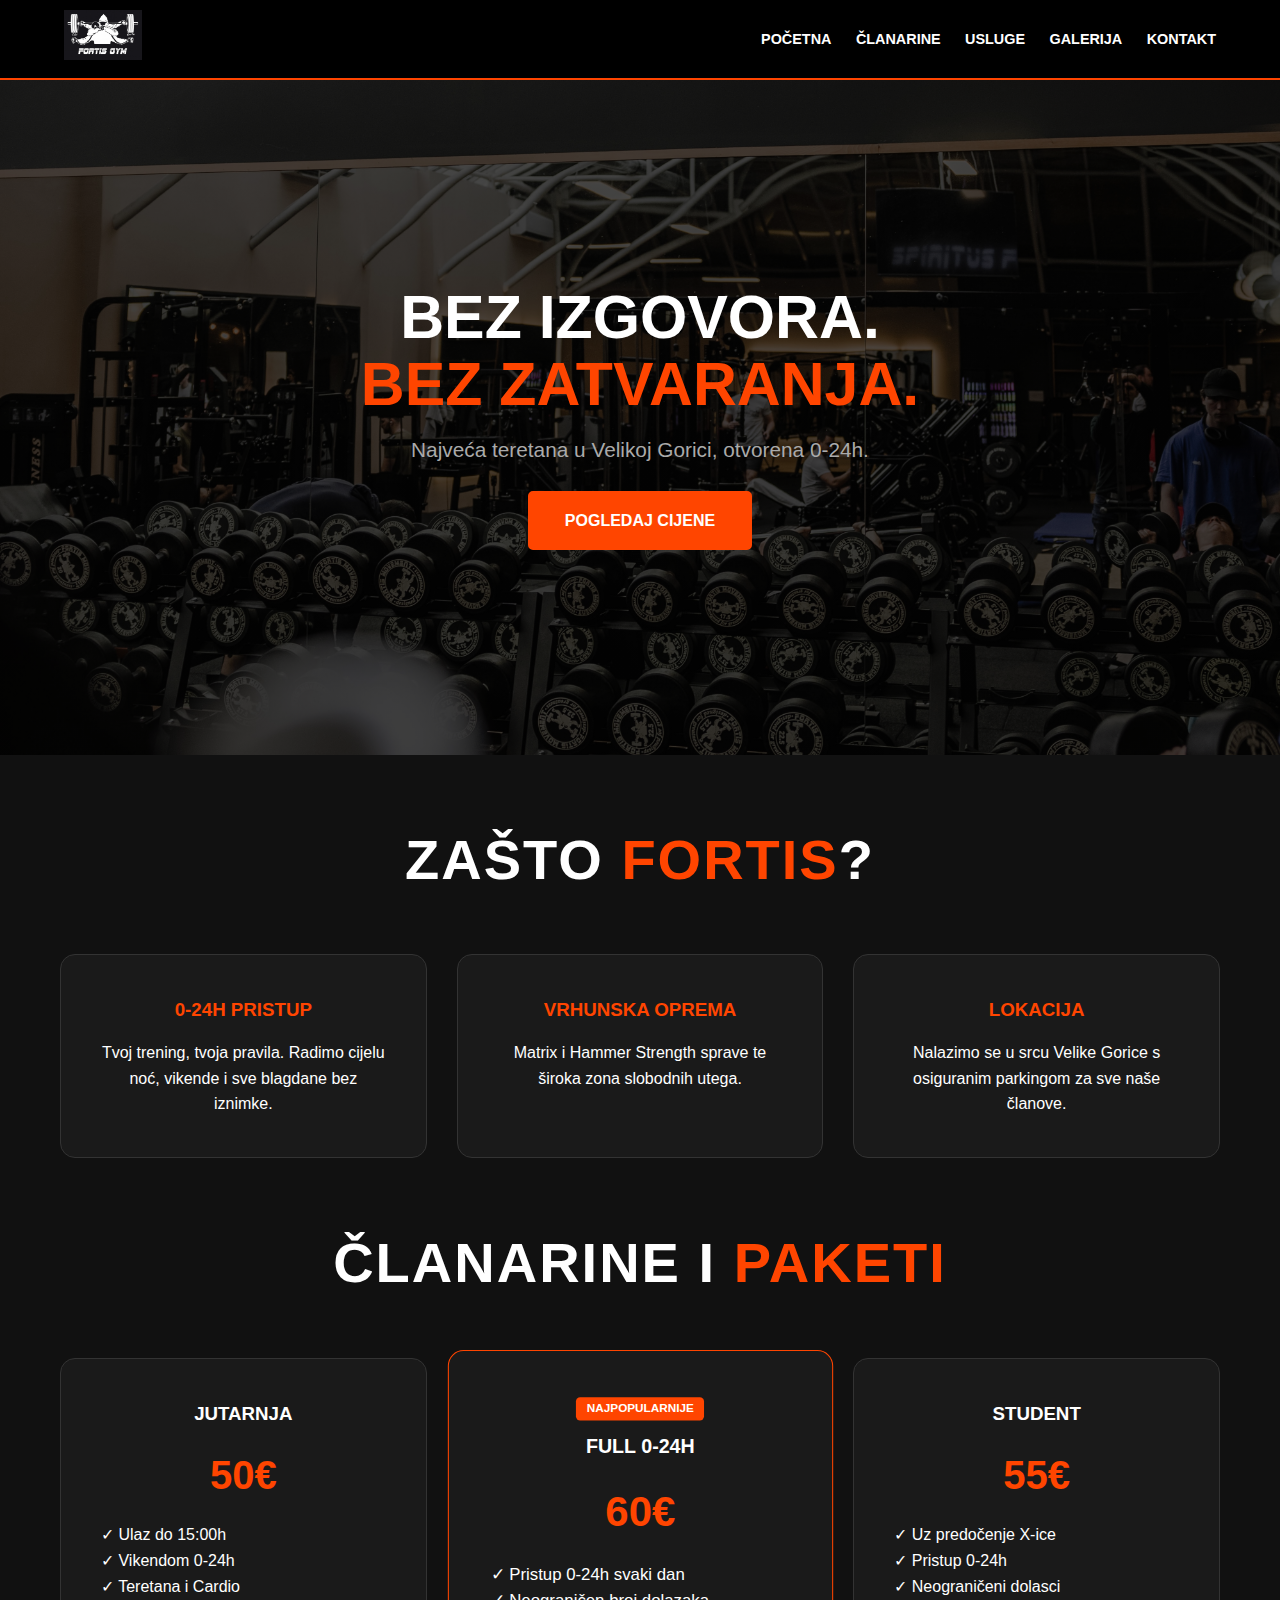
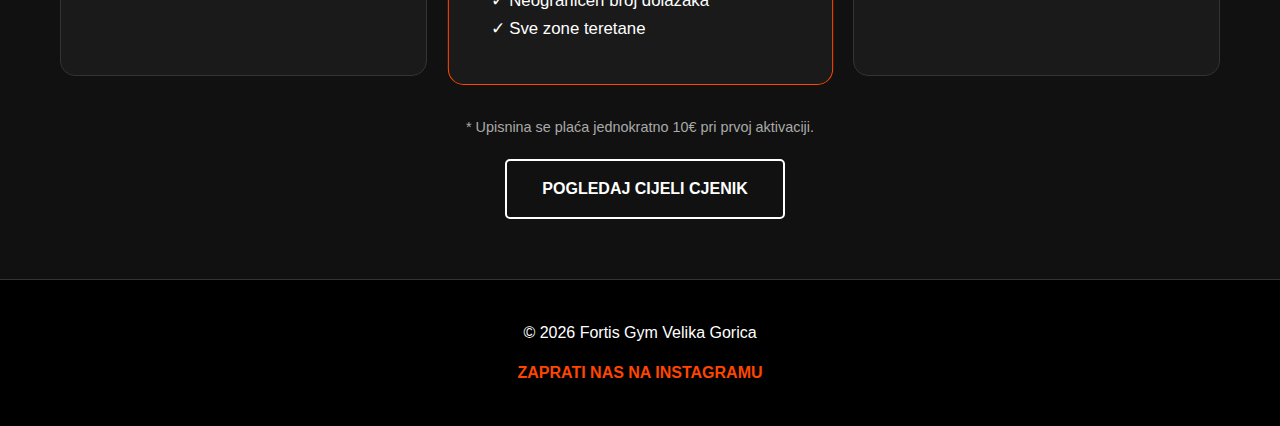
<file: index.html>
<!DOCTYPE html>
<html lang="hr">
<head>
    <meta charset="UTF-8">
    <meta name="viewport" content="width=device-width, initial-scale=1.0">
    <title>Fortis Gym | Početna</title>
    <link rel="stylesheet" href="CSS/style.css">
</head>
<body>

    <header>
        <div class="logo">
            <a href="index.html">
                <img src="slike/Logo.jpg" alt="Fortis Gym Logo">
            </a>
        </div>
        <input type="checkbox" id="menu-toggle" class="menu-toggle">
        <label for="menu-toggle" class="hamburger">
            <span></span><span></span><span></span>
        </label>
        <nav>
            <a href="index.html">Početna</a>
            <a href="clanarine.html">Članarine</a>
            <a href="usluge.html">Usluge</a>
            <a href="galerija.html">Galerija</a>
            <a href="kontakt.html">Kontakt</a>
        </nav>
    </header>

    <div class="hero" style="background-image: linear-gradient(rgba(0,0,0,0.7), rgba(0,0,0,0.7)), url('slike/Naslovna.jpg');">
        <h2>BEZ IZGOVORA.<br><span class="orange">BEZ ZATVARANJA.</span></h2>
        <p>Najveća teretana u Velikoj Gorici, otvorena 0-24h.</p>
        <div>
            <a href="#cjenik" class="btn">POGLEDAJ CIJENE</a>
        </div>
    </div>

    <main class="container">
        
        <section class="text-center mb-40">
            <h2 class="section-title">ZAŠTO <span class="orange">FORTIS</span>?</h2>
            <div class="grid-layout">
                <div class="card">
                    <h3 class="orange">0-24h PRISTUP</h3>
                    <p>Tvoj trening, tvoja pravila. Radimo cijelu noć, vikende i sve blagdane bez iznimke.</p>
                </div>
                <div class="card">
                    <h3 class="orange">VRHUNSKA OPREMA</h3>
                    <p>Matrix i Hammer Strength sprave te široka zona slobodnih utega.</p>
                </div>
                <div class="card">
                    <h3 class="orange">LOKACIJA</h3>
                    <p>Nalazimo se u srcu Velike Gorice s osiguranim parkingom za sve naše članove.</p>
                </div>
            </div>
        </section>

        <section id="cjenik" class="text-center">
            <h2 class="section-title">ČLANARINE I <span class="orange">PAKETI</span></h2>
            <div class="grid-layout">
                
                <div class="card">
                    <h3>JUTARNJA</h3>
                    <p class="orange" style="font-size: 2.5rem; font-weight: bold; margin: 15px 0;">50€</p>
                    <ul style="list-style: none; text-align: left; padding: 0;">
                        <li>✓ Ulaz do 15:00h</li>
                        <li>✓ Vikendom 0-24h</li>
                        <li>✓ Teretana i Cardio</li>
                    </ul>
                </div>

                <div class="card" style="border-color: var(--primary-color); transform: scale(1.05);">
                    <div style="background: var(--primary-color); color: white; padding: 2px 10px; font-size: 0.7rem; font-weight: bold; border-radius: 4px; display: inline-block; margin-bottom: 10px;">NAJPOPULARNIJE</div>
                    <h3>FULL 0-24h</h3>
                    <p class="orange" style="font-size: 2.5rem; font-weight: bold; margin: 15px 0;">60€</p>
                    <ul style="list-style: none; text-align: left; padding: 0;">
                        <li>✓ Pristup 0-24h svaki dan</li>
                        <li>✓ Neograničen broj dolazaka</li>
                        <li>✓ Sve zone teretane</li>
                    </ul>
                </div>

                <div class="card">
                    <h3>STUDENT</h3>
                    <p class="orange" style="font-size: 2.5rem; font-weight: bold; margin: 15px 0;">55€</p>
                    <ul style="list-style: none; text-align: left; padding: 0;">
                        <li>✓ Uz predočenje X-ice</li>
                        <li>✓ Pristup 0-24h</li>
                        <li>✓ Neograničeni dolasci</li>
                    </ul>
                </div>

            </div>
            <div class="text-center" style="margin-top: 40px;">
                <p style="color: var(--text-gray); font-size: 0.9rem;">* Upisnina se plaća jednokratno 10€ pri prvoj aktivaciji.</p>
                <a href="clanarine.html" class="btn btn-outline" style="margin-top: 20px;">POGLEDAJ CIJELI CJENIK</a>
            </div>
        </section>

    </main>

    <footer>
        <p>© 2026 Fortis Gym Velika Gorica</p>
        <div style="margin-top: 15px;">
            <a href="https://www.instagram.com/fortis.gym.vg/" target="_blank" style="color: var(--primary-color); text-decoration: none; font-weight: bold;">ZAPRATI NAS NA INSTAGRAMU</a>
        </div>
    </footer>

</body>
</html>
</file>
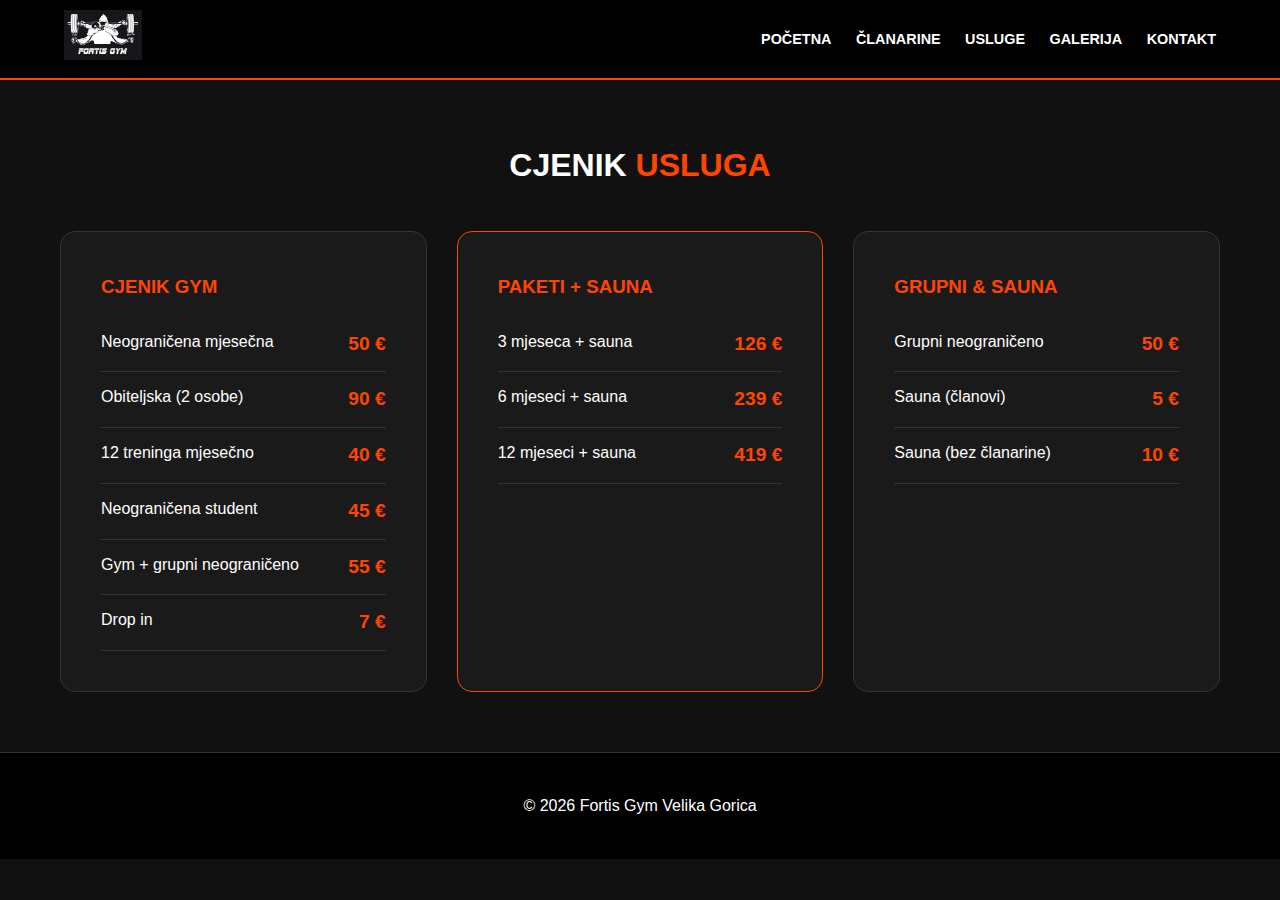
<file: clanarine.html>
<!DOCTYPE html>
<html lang="hr">
<head>
    <meta charset="UTF-8">
    <meta name="viewport" content="width=device-width, initial-scale=1.0">
    <title>Članarine | Fortis Gym</title>
    <link rel="stylesheet" href="CSS/style.css">
</head>
<body>
    <header>
        <div class="logo"><a href="index.html"><img src="slike/Logo.jpg" alt="Logo"></a></div>
        <input type="checkbox" id="menu-toggle" class="menu-toggle">
        <label for="menu-toggle" class="hamburger"><span></span><span></span><span></span></label>
        <nav>
            <a href="index.html">Početna</a>
            <a href="clanarine.html">Članarine</a>
            <a href="usluge.html">Usluge</a>
            <a href="galerija.html">Galerija</a>
            <a href="kontakt.html">Kontakt</a>
        </nav>
    </header>

    <main class="container">
        <h1 class="text-center mb-40">CJENIK <span class="orange">USLUGA</span></h1>

        <div class="grid-layout">
            <div class="card" style="text-align: left;">
                <h3 class="orange">CJENIK GYM</h3>
                <div class="price-item"><span>Neograničena mjesečna</span> <span class="price-value">50 €</span></div>
                <div class="price-item"><span>Obiteljska (2 osobe)</span> <span class="price-value">90 €</span></div>
                <div class="price-item"><span>12 treninga mjesečno</span> <span class="price-value">40 €</span></div>
                <div class="price-item"><span>Neograničena student</span> <span class="price-value">45 €</span></div>
                <div class="price-item"><span>Gym + grupni neograničeno</span> <span class="price-value">55 €</span></div>
                <div class="price-item"><span>Drop in</span> <span class="price-value">7 €</span></div>
            </div>

            <div class="card" style="text-align: left; border-color: var(--primary-color);">
                <h3 class="orange">PAKETI + SAUNA</h3>
                <div class="price-item"><span>3 mjeseca + sauna</span> <span class="price-value">126 €</span></div>
                <div class="price-item"><span>6 mjeseci + sauna</span> <span class="price-value">239 €</span></div>
                <div class="price-item"><span>12 mjeseci + sauna</span> <span class="price-value">419 €</span></div>
            </div>

            <div class="card" style="text-align: left;">
                <h3 class="orange">GRUPNI & SAUNA</h3>
                <div class="price-item"><span>Grupni neograničeno</span> <span class="price-value">50 €</span></div>
                <div class="price-item"><span>Sauna (članovi)</span> <span class="price-value">5 €</span></div>
                <div class="price-item"><span>Sauna (bez članarine)</span> <span class="price-value">10 €</span></div>
            </div>
        </div>
    </main>

    <footer><p>© 2026 Fortis Gym Velika Gorica</p></footer>
</body>
</html>
</file>
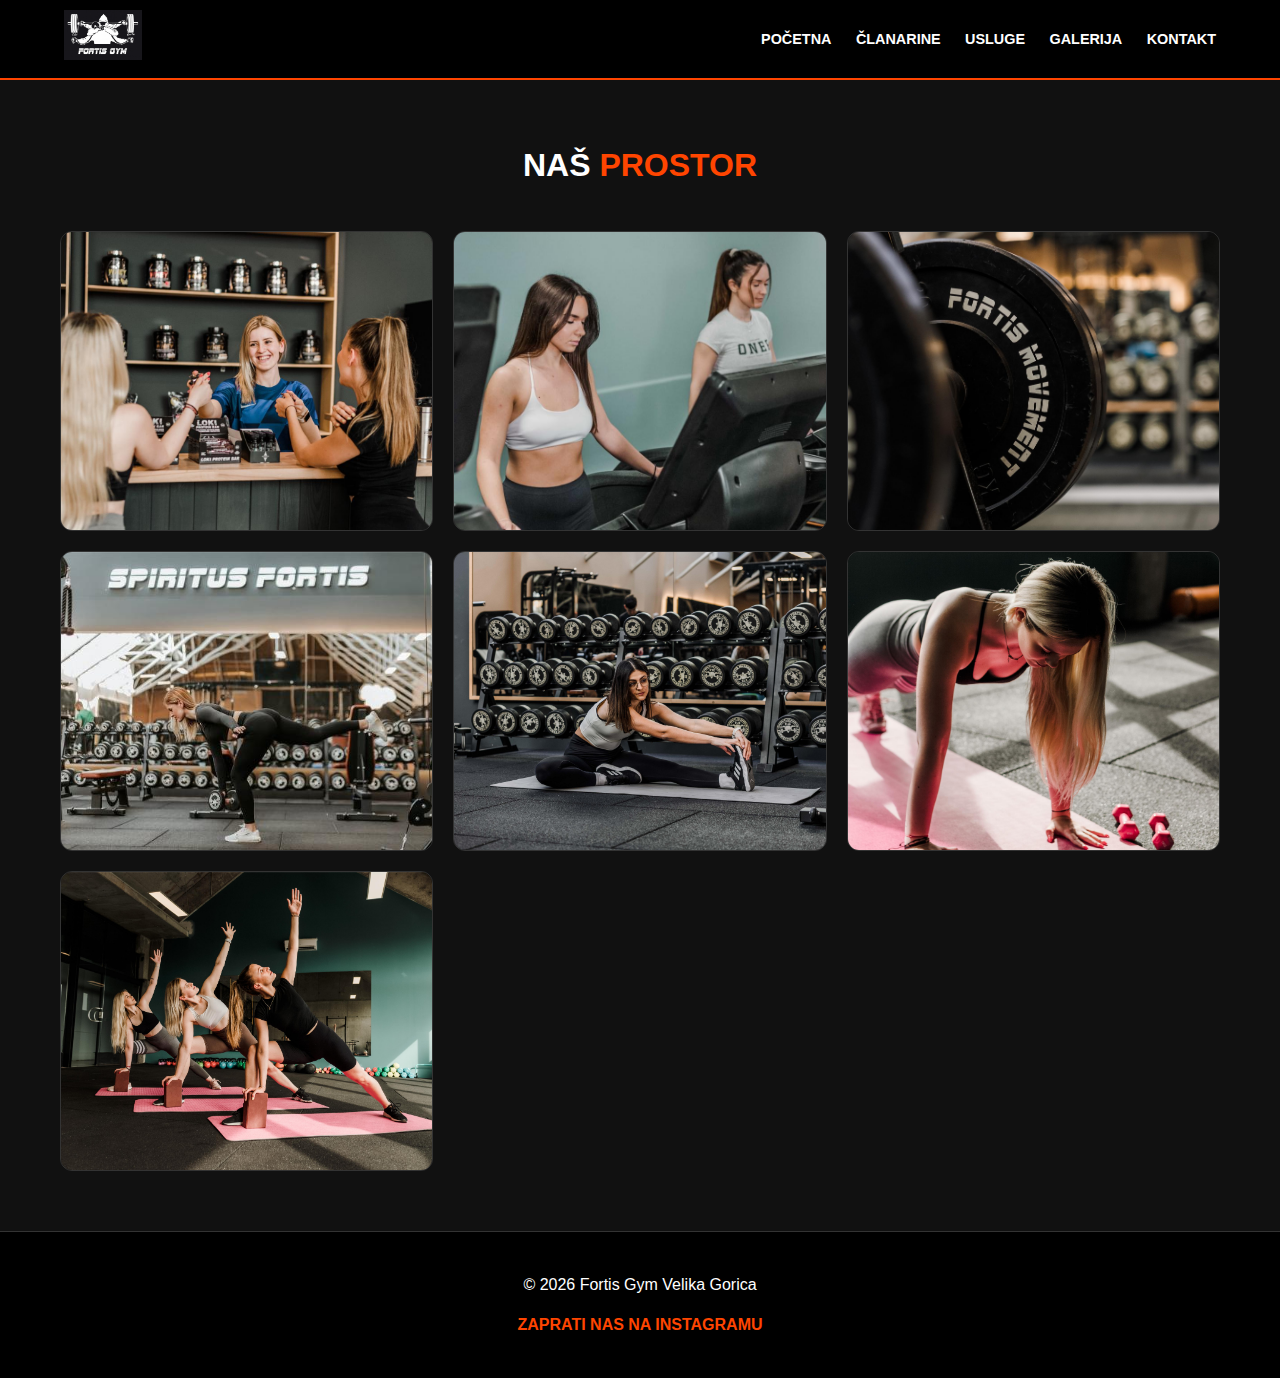
<file: galerija.html>
<!DOCTYPE html>
<html lang="hr">
<head>
    <meta charset="UTF-8">
    <meta name="viewport" content="width=device-width, initial-scale=1.0">
    <title>Galerija | Fortis Gym</title>
    <link rel="stylesheet" href="CSS/style.css">
</head>
<body>

    <header>
        <div class="logo">
            <a href="index.html"><img src="slike/Logo.jpg" alt="Fortis Gym Logo"></a>
        </div>
        <input type="checkbox" id="menu-toggle" class="menu-toggle">
        <label for="menu-toggle" class="hamburger">
            <span></span><span></span><span></span>
        </label>
        <nav>
            <a href="index.html">Početna</a>
            <a href="clanarine.html">Članarine</a>
            <a href="usluge.html">Usluge</a>
            <a href="galerija.html">Galerija</a>
            <a href="kontakt.html">Kontakt</a>
        </nav>
    </header>

    <main class="container">
        <h1 class="text-center mb-40">NAŠ <span class="orange">PROSTOR</span></h1>
        
        <div class="gallery-grid">
            <div class="gallery-item">
                <img src="slike/galerija1.jpg" alt="Fortis Arena 1">
                <div class="gallery-overlay"><p>Recepcija </p></div>
            </div>
            <div class="gallery-item">
                <img src="slike/galerija2.jpg" alt="Fortis Arena 2">
                <div class="gallery-overlay"><p>Cardio zona</p></div>
            </div>
            <div class="gallery-item">
                <img src="slike/galerija3.jpg" alt="Fortis Arena 3">
                <div class="gallery-overlay"><p>Sprave</p></div>
            </div>
            <div class="gallery-item">
                <img src="slike/galerija4.jpg" alt="Fortis Arena 4">
                <div class="gallery-overlay"><p>Glavna dvorana</p></div>
            </div>
            <div class="gallery-item">
                <img src="slike/galerija5.jpg" alt="Fortis Arena 5">
                <div class="gallery-overlay"><p>Zona slobodnih utega</p></div>
            </div>
            <div class="gallery-item">
                <img src="slike/galerija6.jpg" alt="Fortis Arena 6">
                <div class="gallery-overlay"><p>Funkcionalna zona</p></div>
            </div>
            <div class="gallery-item">
                <img src="slike/galerija7.jpg" alt="Fortis Arena 7">
                <div class="gallery-overlay"><p>Dvorana za grupne treninge</p></div>
            </div>
        </div>
    </main>

    <footer>
        <p>© 2026 Fortis Gym Velika Gorica</p>
        <div style="margin-top: 15px;">
            <a href="https://www.instagram.com/fortis.gym.vg/" target="_blank" class="orange" style="text-decoration: none; font-weight: bold;">ZAPRATI NAS NA INSTAGRAMU</a>
        </div>
    </footer>

</body>
</html>
</file>
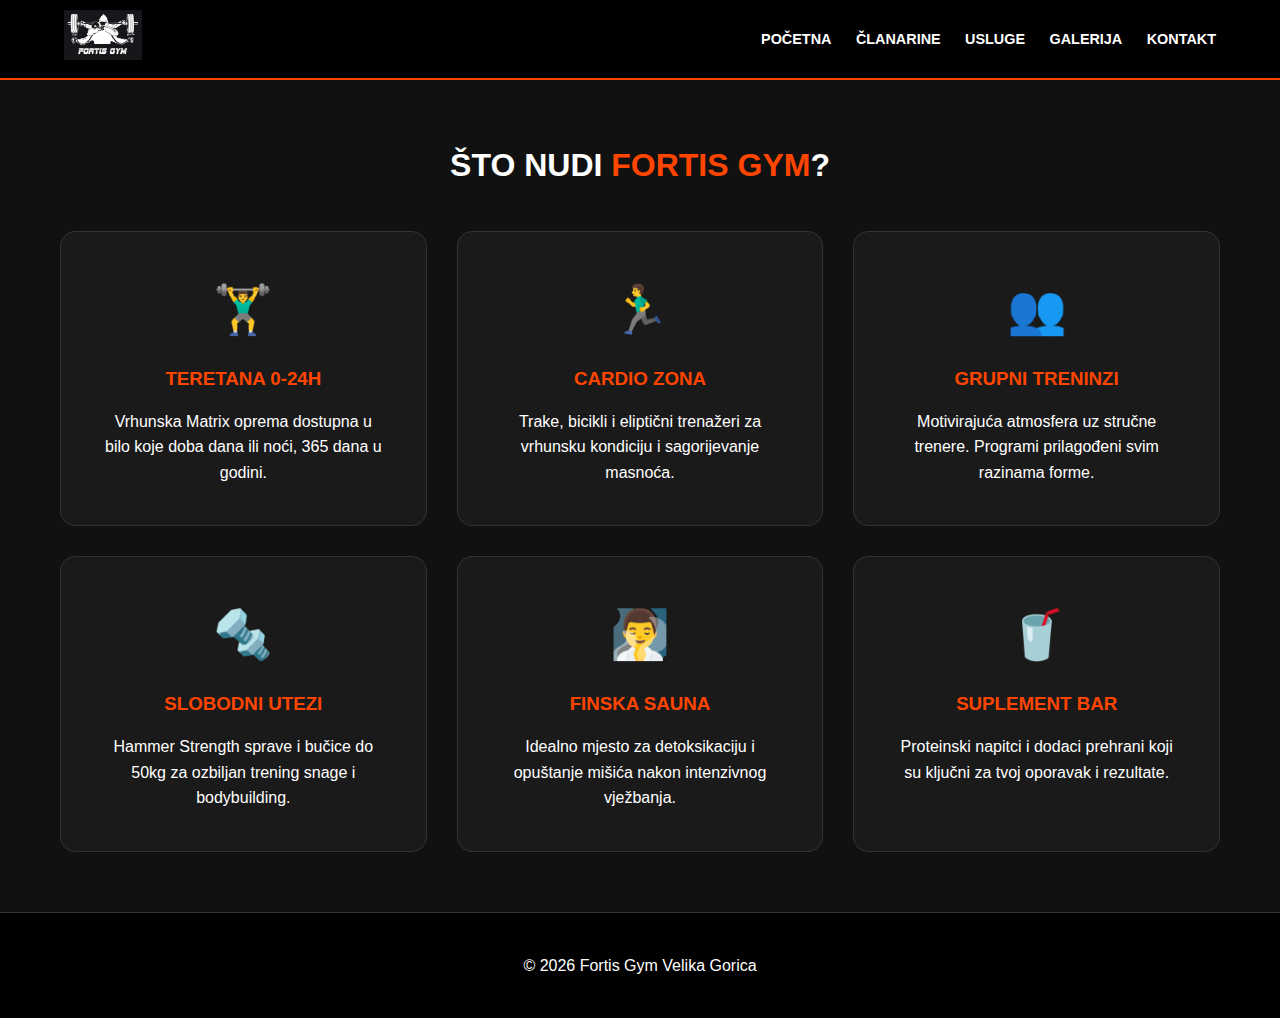
<file: usluge.html>
<!DOCTYPE html>
<html lang="hr">
<head>
    <meta charset="UTF-8">
    <meta name="viewport" content="width=device-width, initial-scale=1.0">
    <title>Usluge | Fortis Gym</title>
    <link rel="stylesheet" href="CSS/style.css">
</head>
<body>
    <header>
        <div class="logo"><a href="index.html"><img src="slike/Logo.jpg" alt="Logo"></a></div>
        <input type="checkbox" id="menu-toggle" class="menu-toggle">
        <label for="menu-toggle" class="hamburger"><span></span><span></span><span></span></label>
        <nav>
            <a href="index.html">Početna</a>
            <a href="clanarine.html">Članarine</a>
            <a href="usluge.html">Usluge</a>
            <a href="galerija.html">Galerija</a>
            <a href="kontakt.html">Kontakt</a>
        </nav>
    </header>

    <main class="container">
        <h1 class="text-center mb-40">ŠTO NUDI <span class="orange">FORTIS GYM</span>?</h1>

        <div class="grid-layout">
            <div class="card">
                <div style="font-size: 3rem; margin-bottom: 15px;">🏋️‍♂️</div>
                <h3 class="orange">Teretana 0-24h</h3>
                <p>Vrhunska Matrix oprema dostupna u bilo koje doba dana ili noći, 365 dana u godini.</p>
            </div>
            <div class="card">
                <div style="font-size: 3rem; margin-bottom: 15px;">🏃‍♂️</div>
                <h3 class="orange">Cardio Zona</h3>
                <p>Trake, bicikli i eliptični trenažeri za vrhunsku kondiciju i sagorijevanje masnoća.</p>
            </div>
            <div class="card">
                <div style="font-size: 3rem; margin-bottom: 15px;">👥</div>
                <h3 class="orange">Grupni Treninzi</h3>
                <p>Motivirajuća atmosfera uz stručne trenere. Programi prilagođeni svim razinama forme.</p>
            </div>
            <div class="card">
                <div style="font-size: 3rem; margin-bottom: 15px;">🔩</div>
                <h3 class="orange">Slobodni Utezi</h3>
                <p>Hammer Strength sprave i bučice do 50kg za ozbiljan trening snage i bodybuilding.</p>
            </div>
            <div class="card">
                <div style="font-size: 3rem; margin-bottom: 15px;">🧖‍♂️</div>
                <h3 class="orange">Finska Sauna</h3>
                <p>Idealno mjesto za detoksikaciju i opuštanje mišića nakon intenzivnog vježbanja.</p>
            </div>
            <div class="card">
                <div style="font-size: 3rem; margin-bottom: 15px;">🥤</div>
                <h3 class="orange">Suplement Bar</h3>
                <p>Proteinski napitci i dodaci prehrani koji su ključni za tvoj oporavak i rezultate.</p>
            </div>
        </div>
    </main>

    <footer><p>© 2026 Fortis Gym Velika Gorica</p></footer>
</body>
</html>
</file>
<file: CSS/style.css>
:root {
    --primary-color: #ff4500;
    --dark-bg: #111111;
    --card-bg: #1a1a1a;
    --input-bg: #222222;
    --text-light: #ffffff;
    --text-gray: #aaaaaa;
    --transition: all 0.3s ease;
}

* { margin: 0; padding: 0; box-sizing: border-box; font-family: 'Segoe UI', Roboto, sans-serif; }
body { background-color: var(--dark-bg); color: var(--text-light); line-height: 1.6; overflow-x: hidden; }

/* --- HEADER & NAV --- */
header {
    background-color: #000;
    padding: 10px 5%;
    display: flex;
    justify-content: space-between;
    align-items: center;
    position: sticky;
    top: 0;
    z-index: 1000;
    border-bottom: 2px solid var(--primary-color);
}

.logo img { height: 50px; width: auto; transition: var(--transition); }
.logo img:hover { transform: scale(1.05); }

nav a {
    color: white;
    text-decoration: none;
    margin-left: 20px;
    font-weight: bold;
    text-transform: uppercase;
    font-size: 0.9rem;
    transition: var(--transition);
}
nav a:hover { color: var(--primary-color); }

/* --- HAMBURGER --- */
.menu-toggle { display: none; }
.hamburger { display: none; flex-direction: column; cursor: pointer; gap: 6px; }
.hamburger span { display: block; width: 30px; height: 3px; background: var(--primary-color); }

@media (max-width: 850px) {
    .hamburger { display: flex; }
    nav {
        position: fixed; top: 72px; right: -100%; width: 100%; height: calc(100vh - 72px);
        background: rgba(0, 0, 0, 0.95); flex-direction: column; align-items: center; justify-content: center; transition: 0.4s;
    }
    .menu-toggle:checked ~ nav { right: 0; }
    nav a { margin: 15px 0; font-size: 1.5rem; }
}

/* --- HERO SEKCIJA --- */
.hero {
    height: 75vh;
    background-size: cover;
    background-position: center;
    display: flex;
    flex-direction: column;
    justify-content: center;
    align-items: center;
    text-align: center;
    padding: 0 20px;
}
.hero h2 { font-size: 3.8rem; font-weight: 800; line-height: 1.1; text-transform: uppercase; }
.hero p { font-size: 1.3rem; margin: 15px 0 25px; color: var(--text-gray); }

/* --- GRID & KARTICE --- */
.container { max-width: 1200px; margin: 60px auto; padding: 0 20px; }
.grid-layout { display: grid; grid-template-columns: repeat(auto-fit, minmax(300px, 1fr)); gap: 30px; }

.card { 
    background: var(--card-bg); 
    padding: 40px; 
    border-radius: 15px; 
    border: 1px solid #333; 
    text-align: center; 
    transition: var(--transition); 
}
.card:hover { transform: translateY(-5px); border-color: var(--primary-color); }
.card h3 { margin-bottom: 15px; text-transform: uppercase; }

/* --- GUMBI --- */
.btn { 
    display: inline-block; 
    background: var(--primary-color); 
    color: white; 
    padding: 15px 35px; 
    text-decoration: none; 
    border-radius: 5px; 
    font-weight: bold; 
    transition: var(--transition); 
    border: 2px solid var(--primary-color);
    cursor: pointer;
}
.btn-outline { background: transparent; border: 2px solid white; margin-left: 10px; }
.btn:hover { transform: scale(1.05); }

/* --- FORME --- */
.form-group { margin-bottom: 20px; text-align: left; }
.form-group label { display: block; margin-bottom: 8px; color: var(--text-gray); }
input, textarea, select { 
    width: 100%; padding: 12px; background: var(--input-bg); 
    border: 1px solid #333; color: white; border-radius: 5px; 
}

/* --- POMOĆNE KLASE --- */
.orange { color: var(--primary-color); }
.text-center { text-align: center; }
.mb-40 { margin-bottom: 40px; }

footer { padding: 40px; text-align: center; background: #000; border-top: 1px solid #333; }

/* --- CJENIK SPECIFIČNO --- */
.price-item { display: flex; justify-content: space-between; padding: 12px 0; border-bottom: 1px solid #333; }
.price-value { color: var(--primary-color); font-weight: bold; font-size: 1.2rem; }

/* --- GALERIJA SPECIFIČNO --- */
.gallery-grid {
    display: grid;
    grid-template-columns: repeat(auto-fit, minmax(300px, 1fr));
    gap: 20px;
    margin-top: 30px;
}

.gallery-item {
    height: 300px;
    overflow: hidden;
    border-radius: 12px;
    border: 1px solid #333;
    position: relative;
}

.gallery-item img {
    width: 100%;
    height: 100%;
    object-fit: cover;
    transition: transform 0.5s ease;
}

.gallery-item:hover img {
    transform: scale(1.1);
}

.gallery-overlay {
    position: absolute;
    bottom: 0;
    left: 0;
    right: 0;
    background: linear-gradient(transparent, rgba(0,0,0,0.8));
    padding: 20px;
    opacity: 0;
    transition: 0.3s;
}

.gallery-item:hover .gallery-overlay {
    opacity: 1;
}
/* Povećanje naslova sekcija na početnoj */
.section-title {
    font-size: 3.5rem; /* Značajno povećano */
    text-align: center;
    margin: 60px 0 50px 0; /* Više prostora iznad i ispod naslova */
    text-transform: uppercase;
    font-weight: 900; /* Ekstra bold */
    letter-spacing: 2px;
    width: 100%;
    display: block;
}

/* Prilagodba za mobitele - da ne bude preveliko na malom ekranu */
@media (max-width: 850px) {
    .section-title {
        font-size: 2.2rem;
        margin: 40px 0 30px 0;
    }
}
/* --- MINI MAPA STIL --- */
.mini-map-card {
    padding: 15px !important; /* Malo manji padding da karta bude veća unutar kartice */
    height: 100%;
    min-height: 300px;
}

.mini-map-card iframe {
    width: 100%;
    height: 100%;
    min-height: 270px;
    border-radius: 10px;
    border: 1px solid #333;
    filter: grayscale(100%) invert(90%) contrast(100%); /* Tamna tema karte */
}
</file>
